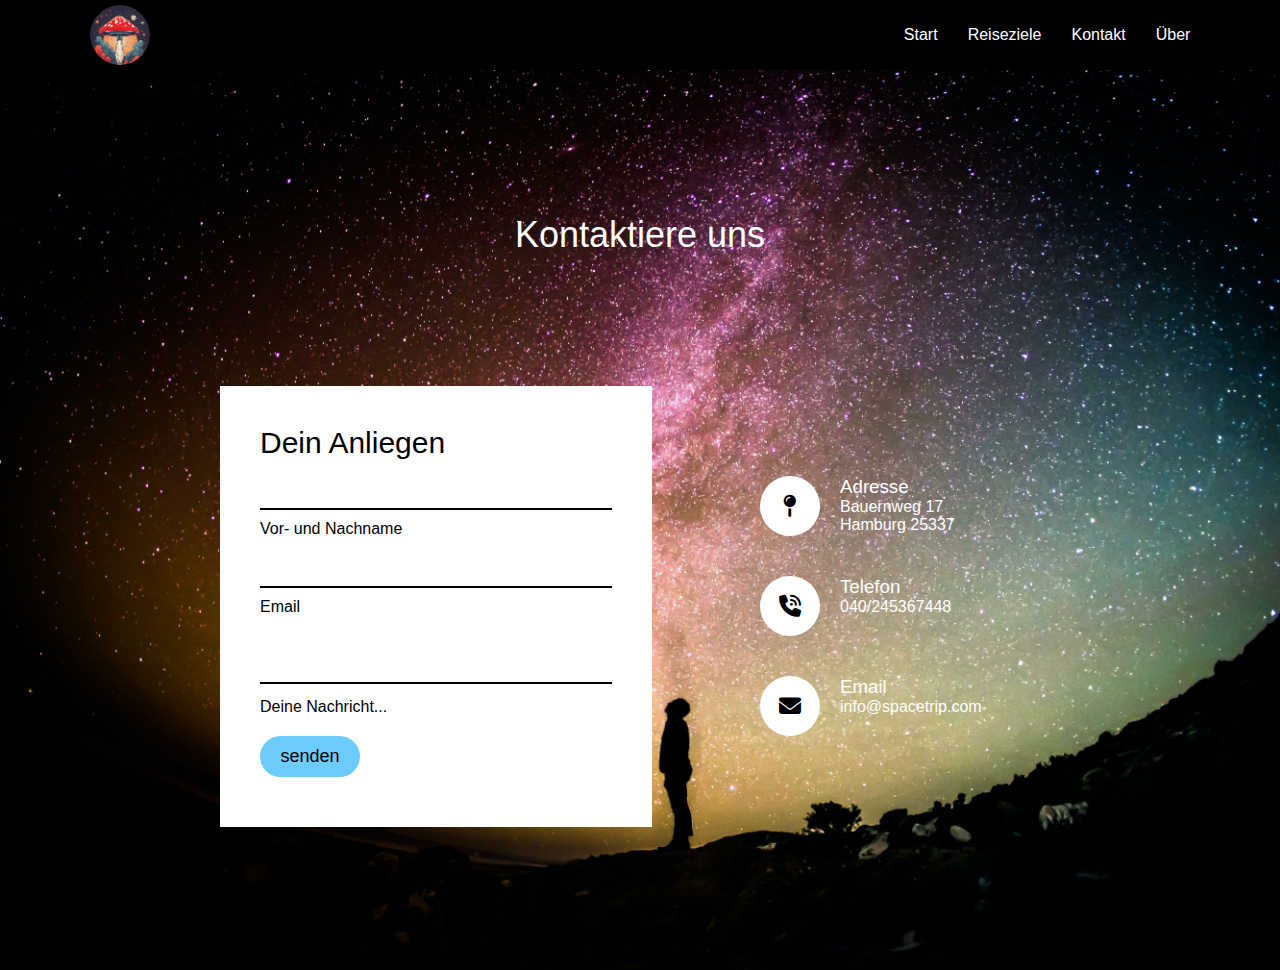
<file: contact.html>
<!DOCTYPE html>
<html lang="en">
  <head>
    <meta charset="UTF-8" />
    <meta name="viewport" content="width=device-width, initial-scale=1.0" />
    <title>Kontakt</title>
    <link rel="stylesheet" href="styles/contact.css" />
    <link
      rel="stylesheet"
      href="https://cdnjs.cloudflare.com/ajax/libs/font-awesome/6.4.2/css/all.min.css"
    />
  </head>
  <body>
    <div class="header">
      <nav id="navBar">
        <img src="images/logo2.png" class="logo" />
        <ul class="nav-items">
          <li><a href="index.html">Start</a></li>
          <li><a href="reiseziele.html" class="selected">Reiseziele</a></li>
          <li><a href="contact.html">Kontakt</a></li>
          <li><a href="ueber.html">Über</a></li>
        </ul>
        <!-- <a href="#" class="buchen">Jetzt Buchen</a> -->
        <i class="fa-solid fa-bars" onclick="togglebtn()"></i>
      </nav>
    </div>
    <section class="kontakt">
      <div class="inhalt">
        <h2>Kontaktiere uns</h2>
      </div>
      <div class="wrapper">
        <div class="kontakt-info">
          <div class="box">
            <div class="icon"><i class="fa-solid fa-map-pin"></i></div>
            <div class="text">
              <h3>Adresse</h3>
              <p>
                Bauernweg 17 <br />
                Hamburg 25337
              </p>
            </div>
          </div>
          <div class="box">
            <div class="icon"><i class="fa-solid fa-phone-volume"></i></div>
            <div class="text">
              <h3>Telefon</h3>
              <p>040/245367448</p>
            </div>
          </div>
          <div class="box">
            <div class="icon"><i class="fa-solid fa-envelope"></i></div>
            <div class="text">
              <h3>Email</h3>
              <p>info@spacetrip.com</p>
            </div>
          </div>
        </div>
        <div class="kontakt-form">
          <form>
            <h2>Dein Anliegen</h2>
            <div class="inputbox">
              <input type="text" name="" required="requires" />
              <span>Vor- und Nachname</span>
            </div>
            <div class="inputbox">
              <input type="text" name="" required="requires" />
              <span>Email</span>
            </div>
            <div class="inputbox">
              <textarea required="required"></textarea>
              <span>Deine Nachricht...</span>
            </div>
            <div class="inputbox">
              <input type="submit" name="" value="senden" />
            </div>
          </form>
        </div>
      </div>
    </section>

    <script>
      var navBar = document.getElementById('navBar');
      function togglebtn() {
        navBar.classList.toggle('hide');
      }
    </script>
  </body>
</html>
</file>
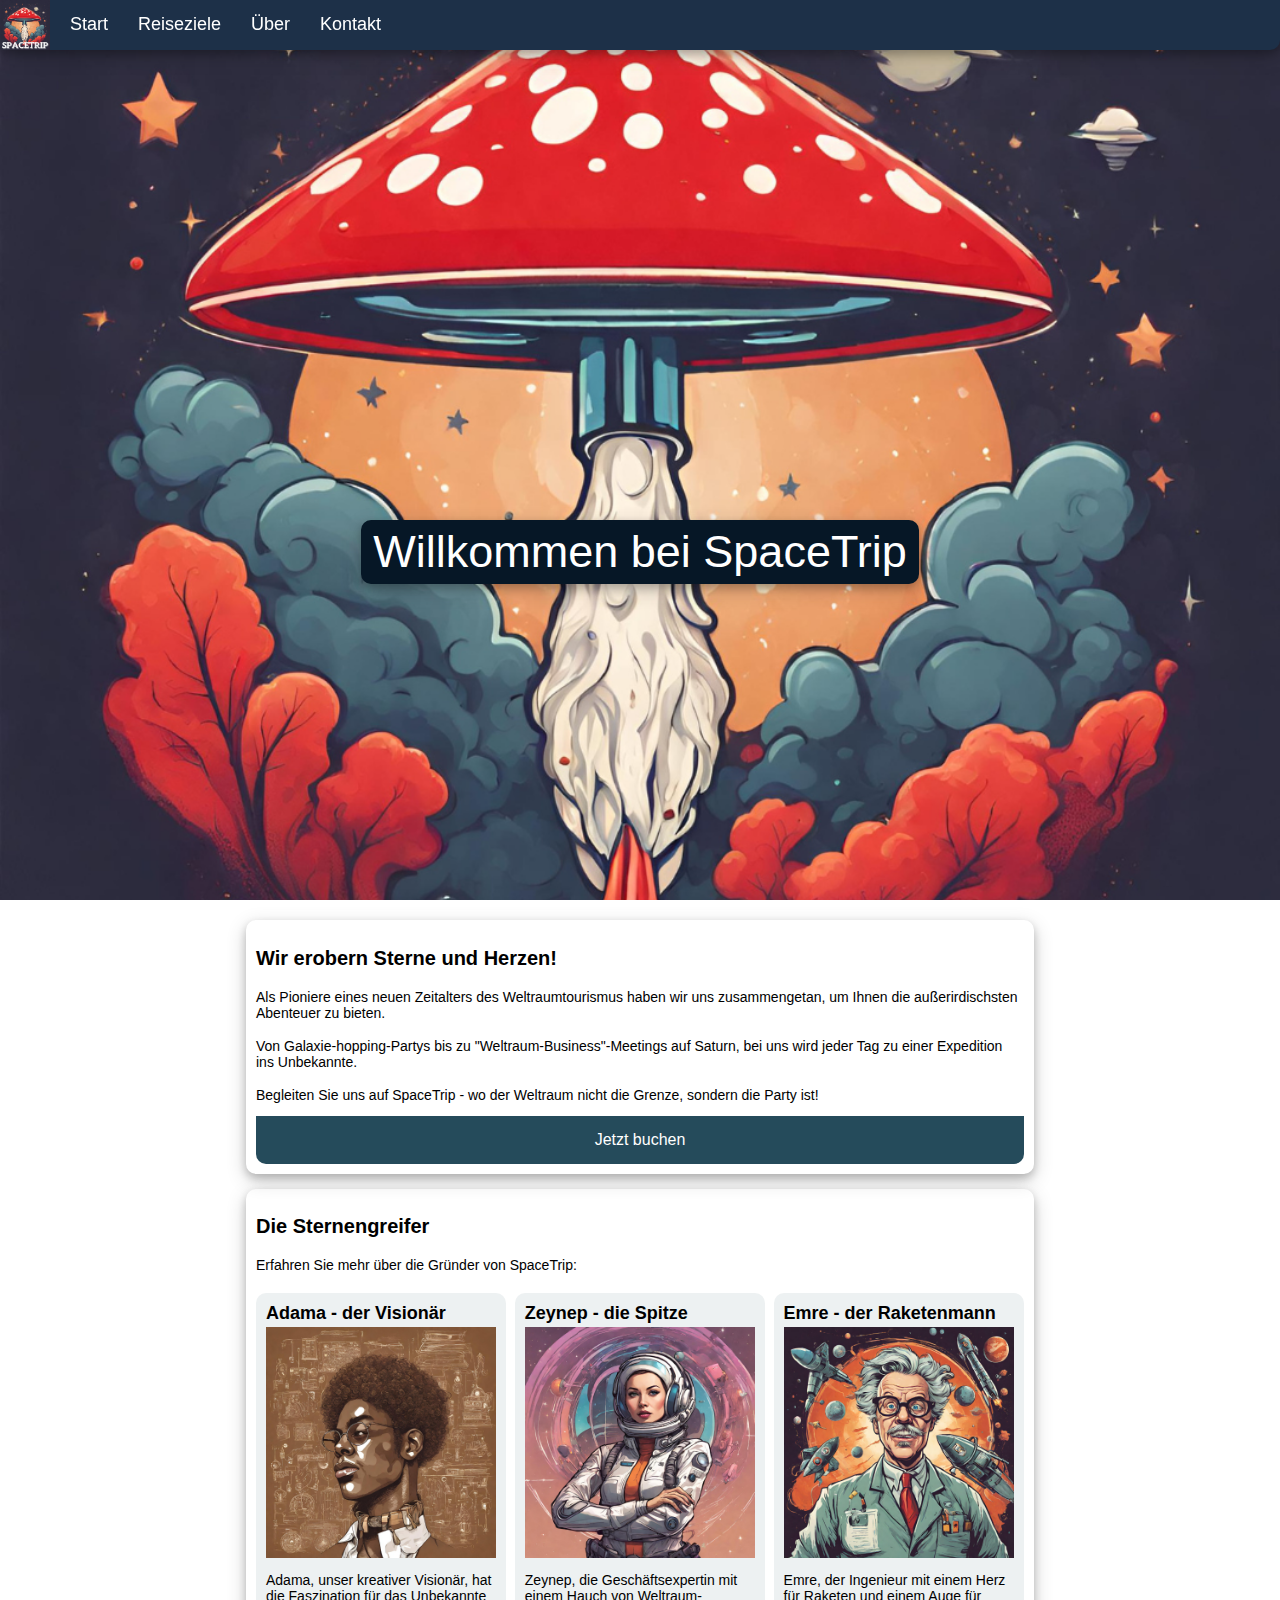
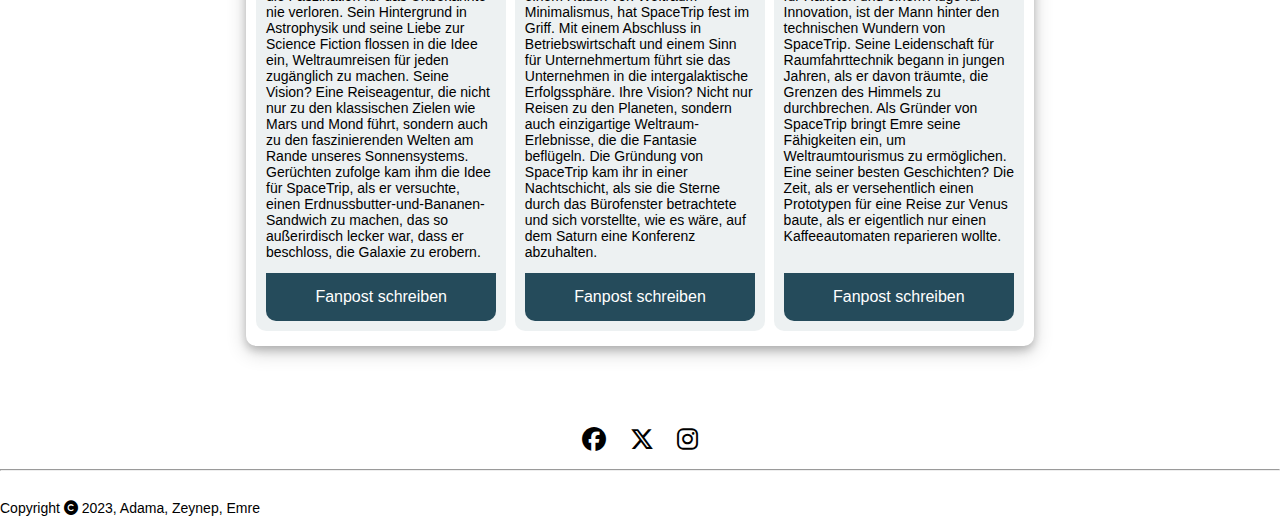
<file: ueber.html>
<!DOCTYPE html>
<html lang="en">
  <head>
    <meta charset="UTF-8" />
    <meta name="viewport" content="width=device-width, initial-scale=1.0" />
    <title>Unser Team</title>
    <link rel="stylesheet" href="styles/ueberStyles.css" />
    <link
      rel="stylesheet"
      href="https://cdnjs.cloudflare.com/ajax/libs/font-awesome/6.4.2/css/all.min.css"
    />
  </head>
  <body>
    <header class="fixed-header navItem">
      <a href="#home"
        ><img class="logo" src="images/SpaceTrip_Logo.png" height="50px"
      /></a>

      <ul>
        <li><a class="active" href="index.html">Start</a></li>
        <li><a href="reiseziele.html">Reiseziele</a></li>
        <li><a href="ueber.html">Über</a></li>
        <li><a href="contact.html">Kontakt</a></li>
      </ul>
    </header>

    <div class="heroImage">
      <div class="welcome">
        <a href="#scroll">
          <button class="welcomeButton welcomeButtonTop">Willkommen bei</button>
        </a>
        <a href="#scroll">
          <button class="welcomeButton">SpaceTrip</button>
        </a>
      </div>
      <div class="welcome-big">
        <a href="#scroll">
          <button class="welcomeButton welcomeButtonTop">
            Willkommen bei SpaceTrip️
          </button>
        </a>
      </div>
    </div>
    <!--<div class="one">-->
    <!--    <img src="images/SpaceTrip_Logo.png" width="1080" height="1080">-->
    <!--</div>-->

    <div id="scroll"></div>

    <div class="beschreibung">
      <h2>Wir erobern Sterne und Herzen!</h2>

      <p>
        Als Pioniere eines neuen Zeitalters des Weltraumtourismus haben wir uns
        zusammengetan, um Ihnen die außerirdischsten Abenteuer zu bieten.
      </p>
      <p>
        Von Galaxie-hopping-Partys bis zu "Weltraum-Business"-Meetings auf
        Saturn, bei uns wird jeder Tag zu einer Expedition ins Unbekannte.
      </p>
      <p>
        Begleiten Sie uns auf SpaceTrip - wo der Weltraum nicht die Grenze,
        sondern die Party ist!
      </p>
      <button class="button">Jetzt buchen</button>
    </div>

    <div class="beschreibung aktionen">
      <div class="aktion-head">
        <h2>Die Sternengreifer</h2>
        <p class="margin-bot">
          Erfahren Sie mehr über die Gründer von SpaceTrip:
        </p>
      </div>
      <div class="aktion">
        <h3 class="head2">Adama - der Visionär</h3>

        <img src="images/Adama.png" />
        <p class="full">
          Adama, unser kreativer Visionär, hat die Faszination für das
          Unbekannte nie verloren. Sein Hintergrund in Astrophysik und seine
          Liebe zur Science Fiction flossen in die Idee ein, Weltraumreisen für
          jeden zugänglich zu machen. Seine Vision? Eine Reiseagentur, die nicht
          nur zu den klassischen Zielen wie Mars und Mond führt, sondern auch zu
          den faszinierenden Welten am Rande unseres Sonnensystems. Gerüchten
          zufolge kam ihm die Idee für SpaceTrip, als er versuchte, einen
          Erdnussbutter-und-Bananen-Sandwich zu machen, das so außerirdisch
          lecker war, dass er beschloss, die Galaxie zu erobern.
        </p>
        <a
          class="mail"
          href="mailto:adama@spacetrip.org?subject=I%20love%20you"
        >
          <button class="button">Fanpost schreiben</button>
        </a>
      </div>
      <div class="aktion">
        <h3 class="head2">Zeynep - die Spitze</h3>

        <img class="imgTop" src="images/Zeynep.png" />
        <p class="full">
          Zeynep, die Geschäftsexpertin mit einem Hauch von
          Weltraum-Minimalismus, hat SpaceTrip fest im Griff. Mit einem
          Abschluss in Betriebswirtschaft und einem Sinn für Unternehmertum
          führt sie das Unternehmen in die intergalaktische Erfolgssphäre. Ihre
          Vision? Nicht nur Reisen zu den Planeten, sondern auch einzigartige
          Weltraum-Erlebnisse, die die Fantasie beflügeln. Die Gründung von
          SpaceTrip kam ihr in einer Nachtschicht, als sie die Sterne durch das
          Bürofenster betrachtete und sich vorstellte, wie es wäre, auf dem
          Saturn eine Konferenz abzuhalten.
        </p>
        <a
          class="mail"
          href="mailto:zeynep@spacetrip.org?subject=I%20love%20you"
        >
          <button class="button">Fanpost schreiben</button>
        </a>
      </div>
      <div class="aktion">
        <h3 class="head2">Emre - der Raketenmann</h3>

        <img class="imgTop" src="images/Emre.png" />
        <p class="full">
          Emre, der Ingenieur mit einem Herz für Raketen und einem Auge für
          Innovation, ist der Mann hinter den technischen Wundern von SpaceTrip.
          Seine Leidenschaft für Raumfahrttechnik begann in jungen Jahren, als
          er davon träumte, die Grenzen des Himmels zu durchbrechen. Als Gründer
          von SpaceTrip bringt Emre seine Fähigkeiten ein, um Weltraumtourismus
          zu ermöglichen. Eine seiner besten Geschichten? Die Zeit, als er
          versehentlich einen Prototypen für eine Reise zur Venus baute, als er
          eigentlich nur einen Kaffeeautomaten reparieren wollte.
        </p>
        <a class="mail" href="mailto:emre@spacetrip.org?subject=I%20love%20you">
          <button class="button">Fanpost schreiben</button>
        </a>
      </div>
    </div>

    <footer class="footer">
      <a href="#"><i class="fa-brands fa-facebook"></i></a>
      <a href="#"><i class="fa-brands fa-x-twitter"></i></a>
      <a href="#"><i class="fa-brands fa-instagram"></i></a>
      <hr />
      <p>
        Copyright <i class="fa-solid fa-copyright"></i> 2023, Adama, Zeynep,
        Emre
      </p>
    </footer>
  </body>
</html>
</file>
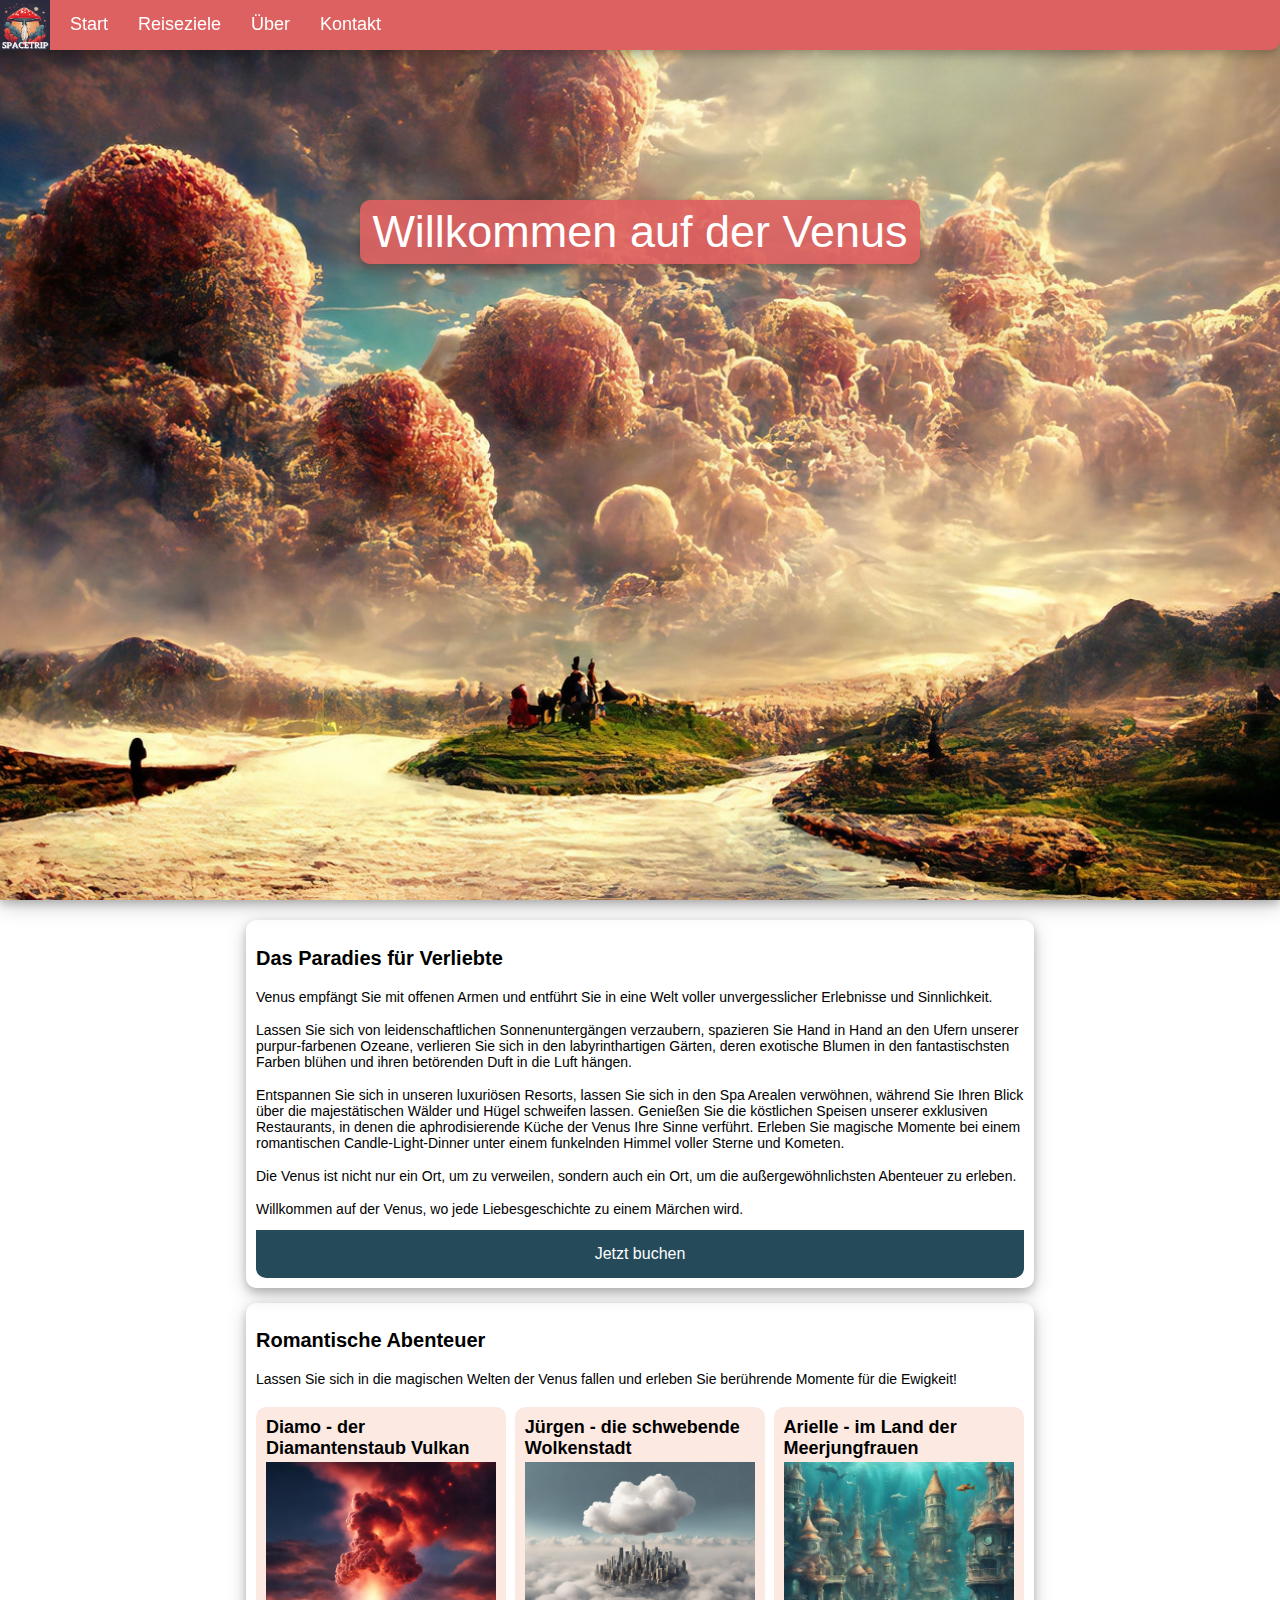
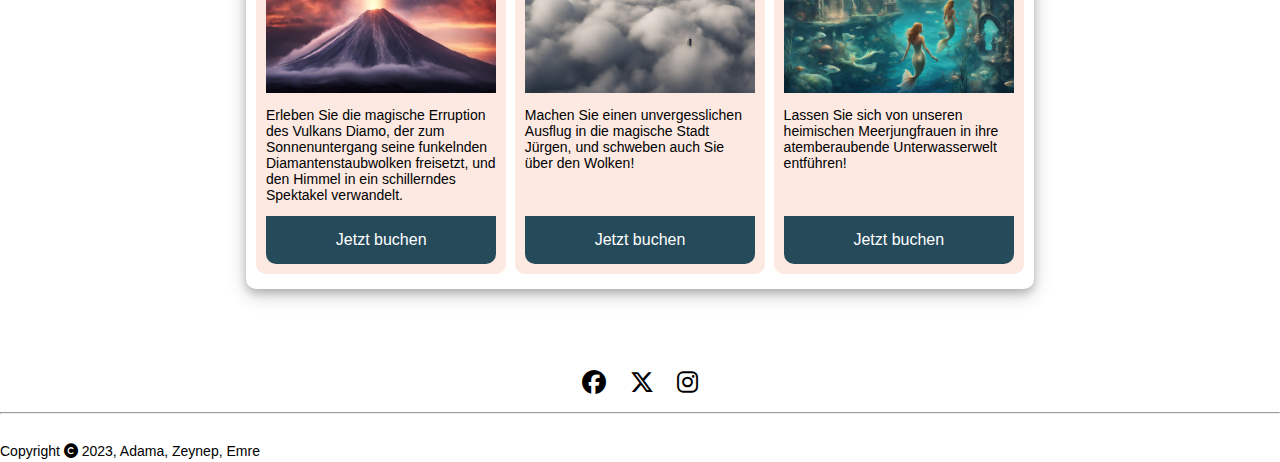
<file: Venus.html>
<!DOCTYPE html>
<html lang="en">
  <head>
    <meta charset="UTF-8" />
    <meta name="viewport" content="width=device-width, initial-scale=1.0" />
    <title>Welcome to Venus!</title>
    <link rel="stylesheet" href="styles/venusStyles.css" />
    <link
      rel="stylesheet"
      href="https://cdnjs.cloudflare.com/ajax/libs/font-awesome/6.4.2/css/all.min.css"
    />
  </head>
  <body>
    <header class="fixed-header navItem">
      <a href="index.html"
        ><img class="logo" src="images/SpaceTrip_Logo.png" height="50px"
      /></a>

      <ul>
        <li><a class="active" href="index.html">Start</a></li>
        <li><a href="reiseziele.html">Reiseziele</a></li>
        <li><a href="ueber.html">Über</a></li>
        <li><a href="contact.html">Kontakt</a></li>
      </ul>
    </header>
    <div class="heroImage">
      <div class="welcome">
        <a href="#scroll"
          ><button class="welcomeButton welcomeButtonTop">
            Willkommen auf
          </button></a
        >
        <a href="#scroll"><button class="welcomeButton">der Venus️</button></a>
      </div>
      <div class="welcome-big">
        <a href="#scroll"
          ><button class="welcomeButton welcomeButtonTop">
            Willkommen auf der Venus️
          </button></a
        >
      </div>
    </div>

    <div id="scroll"></div>

    <div class="beschreibung">
      <h2>Das Paradies für Verliebte</h2>

      <p>
        Venus empfängt Sie mit offenen Armen und entführt Sie in eine Welt
        voller unvergesslicher Erlebnisse und Sinnlichkeit.
      </p>
      <p>
        Lassen Sie sich von leidenschaftlichen Sonnenuntergängen verzaubern,
        spazieren Sie Hand in Hand an den Ufern unserer purpur-farbenen Ozeane,
        verlieren Sie sich in den labyrinthartigen Gärten, deren exotische
        Blumen in den fantastischsten Farben blühen und ihren betörenden Duft in
        die Luft hängen.
      </p>
      <p>
        Entspannen Sie sich in unseren luxuriösen Resorts, lassen Sie sich in
        den Spa Arealen verwöhnen, während Sie Ihren Blick über die
        majestätischen Wälder und Hügel schweifen lassen. Genießen Sie die
        köstlichen Speisen unserer exklusiven Restaurants, in denen die
        aphrodisierende Küche der Venus Ihre Sinne verführt. Erleben Sie
        magische Momente bei einem romantischen Candle-Light-Dinner unter einem
        funkelnden Himmel voller Sterne und Kometen.
      </p>

      <p>
        Die Venus ist nicht nur ein Ort, um zu verweilen, sondern auch ein Ort,
        um die außergewöhnlichsten Abenteuer zu erleben.
      </p>
      <p>
        Willkommen auf der Venus, wo jede Liebesgeschichte zu einem Märchen
        wird.
      </p>
      <button class="button">Jetzt buchen</button>
    </div>

    <div class="beschreibung aktionen">
      <div class="aktion-head">
        <h2>Romantische Abenteuer</h2>
        <p class="margin-bot">
          Lassen Sie sich in die magischen Welten der Venus fallen und erleben
          Sie berührende Momente für die Ewigkeit!
        </p>
      </div>
      <div class="aktion">
        <h3 class="head2">Diamo - der Diamantenstaub Vulkan</h3>

        <img src="images/Vulkan.png" />
        <p class="full">
          Erleben Sie die magische Erruption des Vulkans Diamo, der zum
          Sonnenuntergang seine funkelnden Diamantenstaubwolken freisetzt, und
          den Himmel in ein schillerndes Spektakel verwandelt.
        </p>
        <button class="button">Jetzt buchen</button>
      </div>
      <div class="aktion">
        <h3 class="head2">Jürgen - die schwebende Wolkenstadt</h3>

        <img src="images/Wolkenstadt.png" />
        <p class="full">
          Machen Sie einen unvergesslichen Ausflug in die magische Stadt Jürgen,
          und schweben auch Sie über den Wolken!
        </p>
        <button class="button">Jetzt buchen</button>
      </div>
      <div class="aktion">
        <h3 class="head2">Arielle - im Land der Meerjungfrauen</h3>

        <img src="images/Meerjungfrau.png" />
        <p class="full">
          Lassen Sie sich von unseren heimischen Meerjungfrauen in ihre
          atemberaubende Unterwasserwelt entführen!
        </p>
        <button class="button">Jetzt buchen</button>
      </div>
    </div>

    <footer class="footer">
      <a href="#"><i class="fa-brands fa-facebook"></i></a>
      <a href="#"><i class="fa-brands fa-x-twitter"></i></a>
      <a href="#"><i class="fa-brands fa-instagram"></i></a>
      <hr />
      <p>
        Copyright <i class="fa-solid fa-copyright"></i> 2023, Adama, Zeynep,
        Emre
      </p>
    </footer>
  </body>
</html>
</file>
<file: styles/contact.css>
* {
  margin: 0;
  padding: 0;
  box-sizing: border-box;
  font-family: 'Poppins', sans-serif;
}

.header {
  width: 100%;
}

nav {
  display: flex;
  align-items: center;
  justify-content: space-between;
  padding: 5px 7%;
  background: black;
}

.logo {
  width: 60px;
  cursor: pointer;
  border-radius: 50%;
}

.nav-items {
  list-style: none;
  display: flex;
  gap: 30px;
}

.nav-items a {
  text-decoration: none;
  color: white;
}

nav .fa-bars {
  display: none;
}

.kontakt {
  position: relative;
  min-height: 100vh;
  padding: 50px 100px;
  display: flex;
  justify-content: center;
  align-items: center;
  flex-direction: column;
  background: url(../images/bild1.jpg);
  background-size: cover;
}

.kontakt .inhalt {
  max-width: 800px;
  text-align: center;
  margin-bottom: 100px;
}

.kontakt .inhalt h2 {
  font-size: 36px;
  font-weight: 500;
  color: white;
}

.kontakt .inhalt p {
  font-weight: 300;
  color: white;
}

.wrapper {
  width: 100%;
  display: flex;
  justify-content: space-between;
  gap: 1rem;
  align-items: center;
  flex-direction: row-reverse;
  margin-top: 30px;
  margin-left: 15rem;
}

.wrapper .kontakt-info {
  width: 50%;
  display: flex;
  flex-direction: column;
}

.wrapper .kontakt-info .box {
  position: relative;
  padding: 20px 0;
  display: flex;
}

.wrapper .kontakt-info .box .icon {
  min-width: 60px;
  height: 60px;
  background: white;
  display: flex;
  justify-content: center;
  align-items: center;
  border-radius: 50%;
  font-size: 22px;
}

.wrapper .kontakt-info .box .text {
  display: flex;
  margin-left: 20px;
  font-size: 16px;
  color: white;
  flex-direction: column;
  font-weight: 300;
}

.wrapper .kontakt-info .box .text h3 {
  font-weight: 500;
  color: white;
}

.kontakt-form {
  width: 40%;
  padding: 40px;
  background: rgb(255, 255, 255);
}

.kontakt-form h2 {
  font-size: 30px;
  color: black;
  font-weight: 500;
}

.kontakt-form .inputbox {
  position: relative;
  width: 100%;
  margin-top: 10px;
}

.kontakt-form .inputbox textarea,
.kontakt-form .inputbox input {
  width: 100%;
  padding: 5px 0;
  font-size: 16px;
  margin: 10px 0;
  border: none;
  border-bottom: 2px solid black;
  outline: none;
  resize: none;
}

.kontakt-form .inputbox span {
  position: absolue;
  left: 0;
  padding: 5px 0;
  font-size: 16px;
  margin: 10px 0;
  pointer-events: none;
  transition: 0.5s;
  stop-color: #666;
}

.kontakt-form .inputbox input:focus ~ span,
.kontakt-form .inputbox input:valid ~ span,
.kontakt-form .inputbox textarea:focus ~ span,
.kontakt-form .inputbox textarea:valid ~ span {
  color: orange;
  font-size: 12px;
  transform: translateY(-20px);
}

.kontakt-form .inputbox input[type='submit'] {
  width: 100px;
  background: rgb(108, 204, 255);
  border-radius: 100px;
  border: none;
  cursor: pointer;
  padding: 10px;
  font-size: 18px;
}

@media (max-width: 995px) {
  .wrapper {
    margin-left: 0;
  }
}

@media (max-width: 991px) {
  .kontakt {
    padding: 50px;
  }

  .wrapper {
    flex-direction: column;
  }

  .wrapper .kontakt-info {
    margin-bottom: 40px;
  }

  .container .kontakt-inf,
  .kontakt-form {
    width: 100%;
  }
}

@media only screen and (max-width: 700px) {
  .logo {
    display: none;
    /* position: fixed;
    top: -6%;
    left: 7%; */
  }

  nav {
    position: fixed;
    top: -11%;
    z-index: 100;
    width: 100%;
    padding: 80px 7% 0;
    background: rgb(255, 255, 255);
    opacity: 90%;
    justify-content: flex-start;
    max-height: 30px;
    overflow: hidden;
    transition: max-height 0.5s;
  }

  nav .nav-items {
    margin: 80px 0;
    flex-direction: column;
  }

  .nav-items a {
    color: black;
  }

  .selected::after {
    width: 50px;
  }

  nav .fa-bars {
    display: block;
    position: fixed;
    top: 4%;
    right: 7%;
    color: rgb(253, 182, 182);
    font-size: 28px;
  }

  .hide {
    max-height: 400px;
  }
}
</file>
<file: styles/ueberStyles.css>
html {
  scroll-behavior: smooth;
}

body {
  margin: 0;
  padding: 0;
  background-color: white;
  font-family: sans-serif;
  font-size: 14px;
}

.fixed-header {
  position: fixed;
  height: 50px;
  width: 100%;
  background-color: rgb(29, 48, 72);
  border-radius: 0 0 10px 10px;
  color: white;
  box-shadow: 0 4px 8px 0 rgba(0, 0, 0, 0.2), 0 6px 20px 0 rgba(0, 0, 0, 0.19);
  z-index: 1;
}

#scroll {
  scroll-margin-block-start: 60px;
}

ul {
  list-style-type: none;
  overflow: hidden;
  position: absolute;
  top: 0;
  left: 30px;
  display: flex;
  flex-flow: row;
}

li a,
.welcome a,
.welcome-big a {
  transition-duration: 0.1s;
  color: white;
  text-decoration: none;
}

li a:hover {
  color: rgb(255, 255, 255, 0.6);
}

li {
  font-size: 18px;
  margin-right: 30px;
}

.heroImage {
  background: url(../images/SpaceTrip_ohne.png) no-repeat center center/cover;
  height: 100vh;
  z-index: 0;
  margin: 0 0 20px;
}

.welcome-big {
  display: none;
}
.navItem {
  margin-right: auto;
}

.navbar {
  font-size: 16px;
  display: flex;
  flex-flow: row wrap;
  justify-content: space-around;
}

h1 {
  margin: 4px;
}

h2 {
  font-size: 20px;
  margin-bottom: 5px;
}

h3 {
  font-size: 18px;
  margin-bottom: 3px;
  margin-top: 0px;
}

p {
  margin-bottom: 3px;
  float: left;
}

.margin-bot {
  margin-bottom: 15px;
}

.welcomeButtonTop {
  margin-top: 320px;
}

.welcome,
.welcomeButton {
  display: flex;
  flex-flow: wrap column;
  align-items: center;
  padding: 10em 20px;
  font-size: 20px;
}

.bgText,
.welcomeButton {
  color: white;
  padding: 6px 12px;
  border-radius: 10px;
  background-color: rgb(6, 23, 38);
  box-shadow: 0 4px 8px 0 rgba(0, 0, 0, 0.2), 0 6px 20px 0 rgba(0, 0, 0, 0.19);
}

.welcomeButton {
  transition-duration: 0.1s;
  border: none;
  font-size: 45px;
  margin-bottom: 5px;
}

.welcomeButton:hover {
  background-color: rgb(58, 62, 96);
  color: white;
}

.beschreibung {
  display: flex;
  flex-flow: column;
  padding: 10px;
  border-radius: 10px;
  box-shadow: 0 4px 8px 0 rgba(0, 0, 0, 0.2), 0 6px 20px 0 rgba(0, 0, 0, 0.19);
  margin: 15px;
  color: black;
}

.aktion {
  display: flex;
  flex-flow: column;
  background-color: rgb(75, 114, 128, 0.1);
  border-radius: 10px;
  padding: 10px;
  margin: 5px 0;
}

.full {
  flex-grow: 1;
}

.button {
  transition-duration: 0.1s;
  margin-top: 10px;
  width: 100%;
  border-radius: 0 0 10px 10px;
  background-color: #254b5b;
  border: none;
  color: white;
  padding: 15px 20px;
  text-align: center;
  text-decoration: none;
  display: inline-block;
  font-size: 16px;
}

.button:hover {
  background-color: rgb(75, 114, 128);
  color: white;
}

.footer {
  margin: 80px 0 10px;
  text-align: center;
}

.footer a {
  text-decoration: none;
  color: black;
  font-size: 24px;
  margin: 0 10px;
}

.footer hr {
  margin: 15px 0;
}

@media (min-width: 768px) {
  .aktion-head {
    width: 100%;
  }

  .beschreibung {
    margin: auto;
    margin-bottom: 15px;
    width: 768px;
  }

  .aktion {
    display: flex;
    flex-flow: column;
    width: 30%;
    justify-content: stretch;
  }

  .button {
    align-self: flex-end;
  }

  .aktionen {
    display: flex;
    flex-flow: wrap row;
    justify-content: space-between;
  }

  .welcome {
    display: none;
  }
  .welcome-big {
    display: flex;
    flex-flow: wrap column;
    align-items: center;
    padding: 10em 20px;
    font-size: 20px;
  }
}
</file>
<file: styles/venusStyles.css>
html {
  scroll-behavior: smooth;
}

body {
  margin: 0;
  padding: 0;
  cursor: url(../images/heart.png), auto;
  background-color: white;
  font-family: sans-serif;
  font-size: 14px;
}

.fixed-header {
  position: fixed;
  height: 50px;
  width: 100%;
  background-color: rgba(222, 97, 97);
  border-radius: 0 0 10px 10px;
  color: white;
  box-shadow: 0 4px 8px 0 rgba(0, 0, 0, 0.2), 0 6px 20px 0 rgba(0, 0, 0, 0.19);
  z-index: 1;
}

#scroll {
  scroll-margin-block-start: 60px;
}

ul {
  list-style-type: none;
  overflow: hidden;
  position: absolute;
  top: 0;
  left: 30px;
  display: flex;
  flex-flow: row;
}

li a,
.welcome a,
.welcome-big a {
  transition-duration: 0.1s;
  height: fit-content;
  color: white;
  text-decoration: none;
}

li a:hover {
  color: rgb(255, 255, 255, 0.6);
}

li {
  font-size: 18px;
  margin-right: 30px;
}

.heroImage {
  background: url(../images/surrealWorld.jpg) no-repeat center center/cover;
  height: 100vh;
  z-index: 0;
  box-shadow: 0 4px 8px 0 rgba(0, 0, 0, 0.2), 0 6px 20px 0 rgba(0, 0, 0, 0.19);
  margin: 0 0 20px;
}

.welcome-big {
  display: none;
}
.navItem {
  margin-right: auto;
}

.navbar {
  font-size: 16px;
  display: flex;
  flex-flow: row wrap;
  justify-content: space-around;
}

h1 {
  margin: 4px;
}

h2 {
  font-size: 20px;
  margin-bottom: 5px;
}

h3 {
  font-size: 18px;
  margin-bottom: 3px;
  margin-top: 0px;
}

p {
  margin-bottom: 3px;
  float: left;
}

.margin-bot {
  margin-bottom: 15px;
}

.welcomeButtonTop {
}

.welcome,
.welcomeButton {
  display: flex;
  flex-flow: wrap column;
  align-items: center;
  padding: 10em 20px;
  font-size: 20px;
}

.bgText,
.welcomeButton {
  color: white;
  padding: 6px 12px;
  border-radius: 10px;
  background-color: rgba(222, 97, 97, 0.9);
  box-shadow: 0 4px 8px 0 rgba(0, 0, 0, 0.2), 0 6px 20px 0 rgba(0, 0, 0, 0.19);
}

.welcomeButton {
  transition-duration: 0.1s;
  border: none;
  font-size: 45px;
  margin-bottom: 5px;
}

.welcomeButton:hover {
  background-color: rgba(231, 138, 138, 0.9);
  color: white;
}

.beschreibung {
  display: flex;
  flex-flow: column;
  padding: 10px;
  border-radius: 10px;
  box-shadow: 0 4px 8px 0 rgba(0, 0, 0, 0.2), 0 6px 20px 0 rgba(0, 0, 0, 0.19);
  margin: 15px;
  color: black;
}

.aktion {
  display: flex;
  flex-flow: column;
  background-color: rgb(241, 145, 110, 0.2);
  border-radius: 10px;
  padding: 10px;
  margin: 5px 0;
}

.full {
  flex-grow: 1;
}

.button {
  transition-duration: 0.1s;
  margin-top: 10px;
  width: 100%;
  border-radius: 0 0 10px 10px;
  background-color: #254b5b;
  border: none;
  color: white;
  padding: 15px 20px;
  text-align: center;
  text-decoration: none;
  display: inline-block;
  font-size: 16px;
}

.button:hover {
  background-color: rgb(75, 114, 128);
  color: white;
}

.footer {
  margin: 80px 0 10px;
  text-align: center;
}

.footer a {
  text-decoration: none;
  color: black;
  font-size: 24px;
  margin: 0 10px;
}

.footer hr {
  margin: 15px 0;
}

@media (min-width: 768px) {
  .aktion-head {
    width: 100%;
  }

  .beschreibung {
    margin: auto;
    margin-bottom: 15px;
    width: 768px;
  }

  .aktion {
    display: flex;
    flex-flow: column;
    width: 30%;
    justify-content: stretch;
  }

  .button {
    align-self: flex-end;
  }

  .aktionen {
    display: flex;
    flex-flow: wrap row;
    justify-content: space-between;
  }

  .welcome {
    display: none;
  }
  .welcome-big {
    display: flex;
    flex-flow: wrap column;
    align-items: center;
    padding: 10em 20px;
    font-size: 20px;
  }
}
</file>
